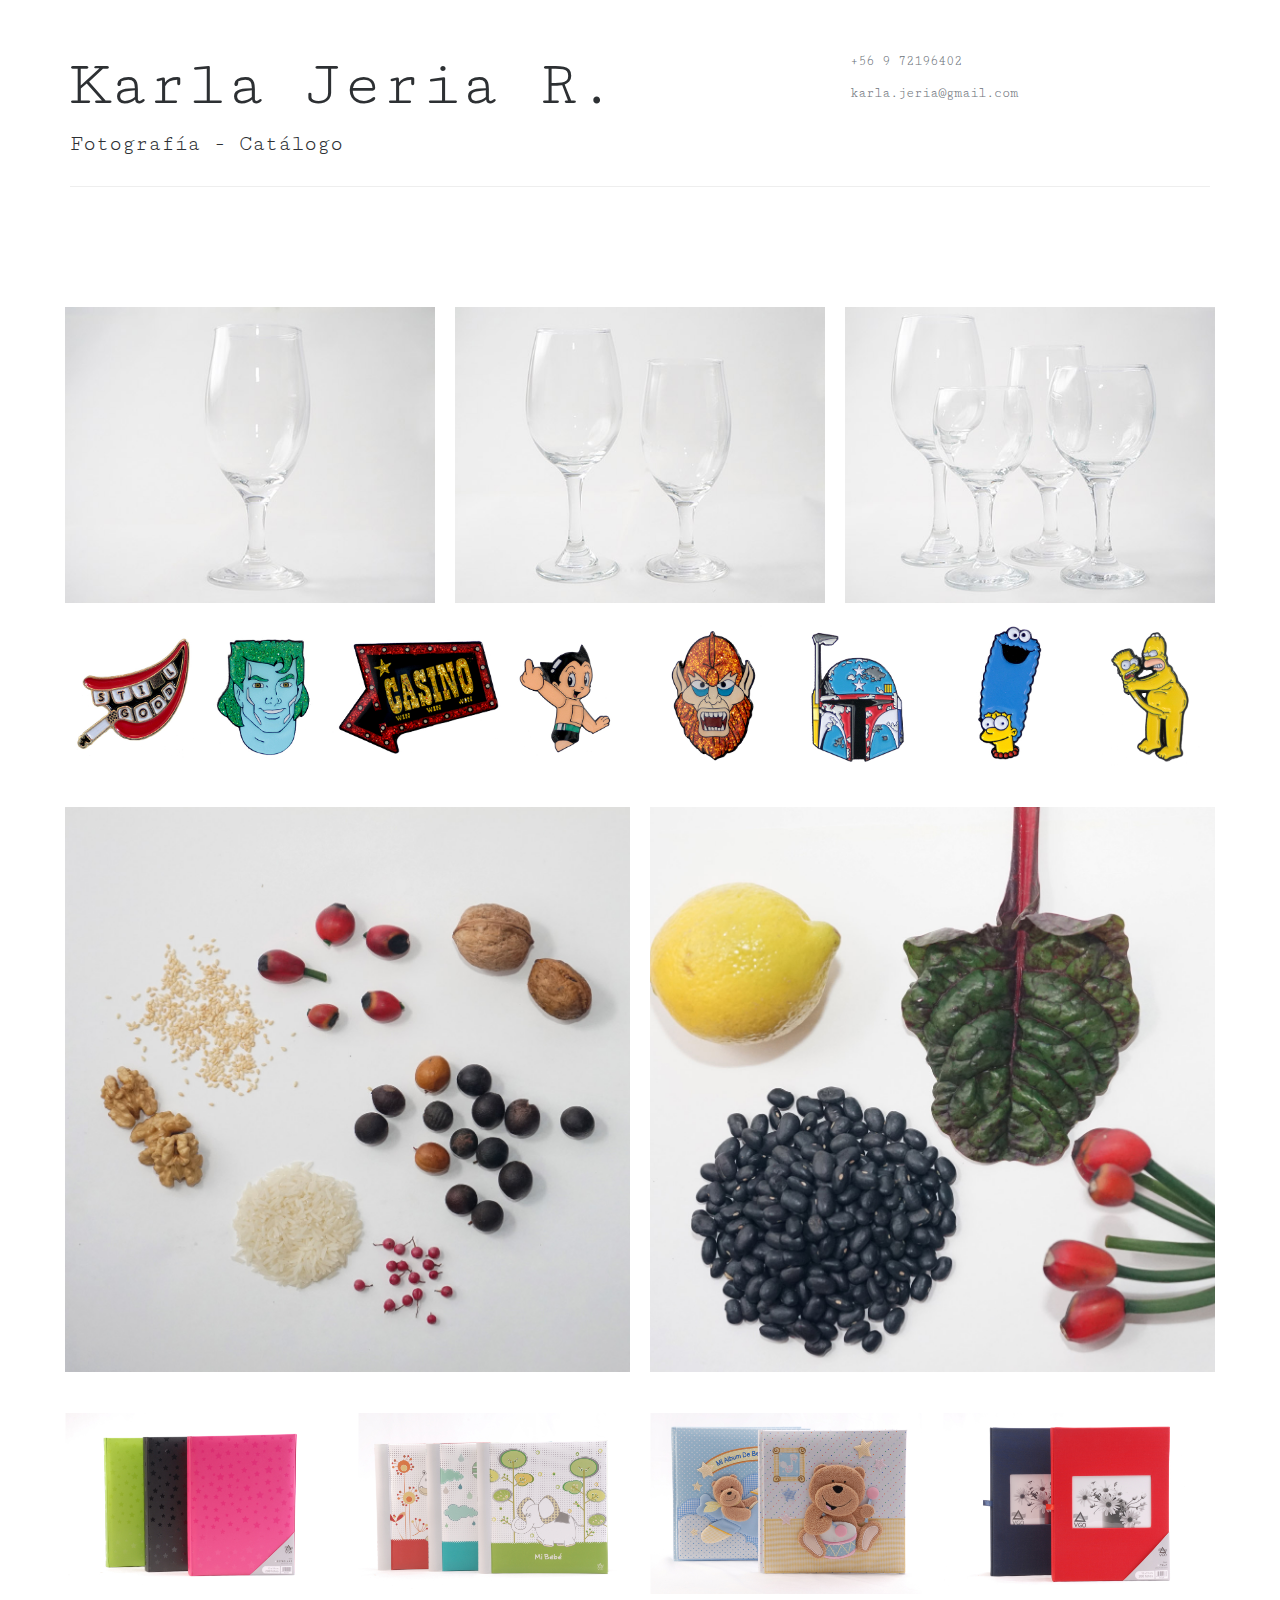
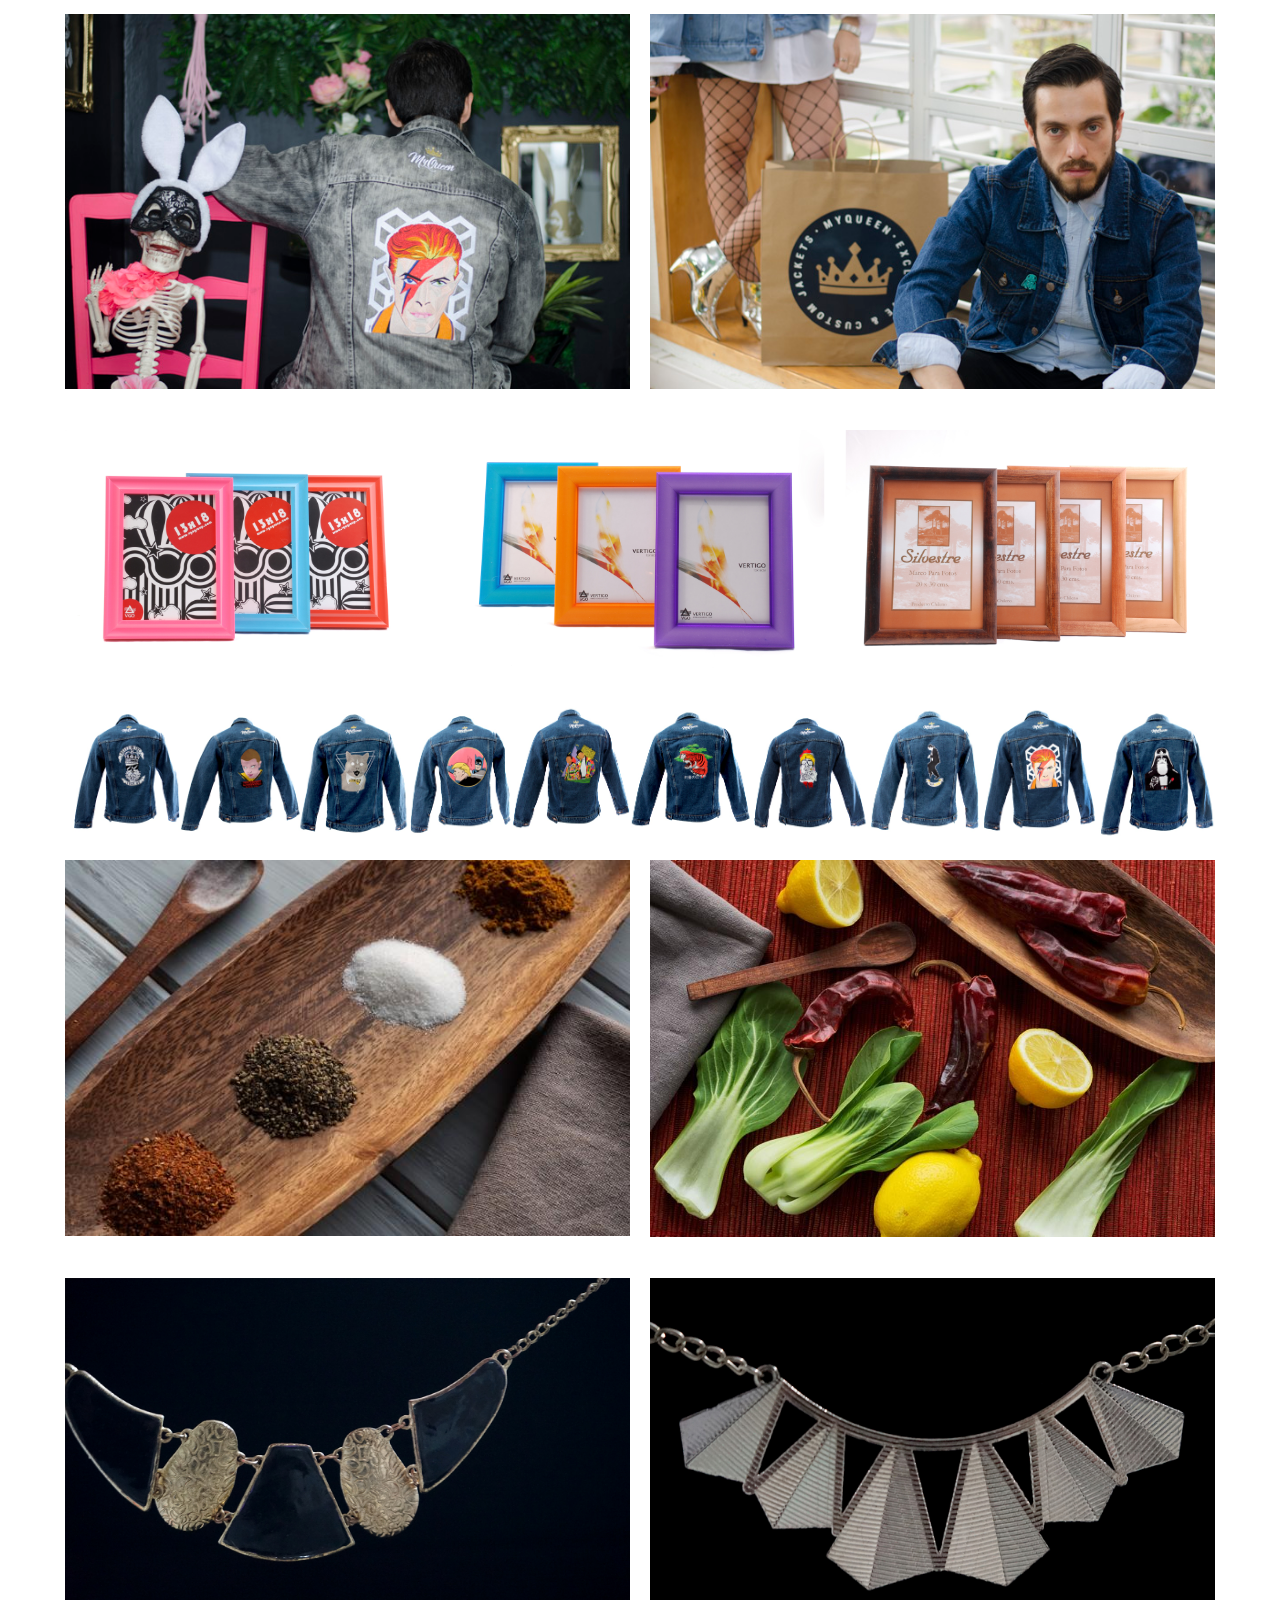
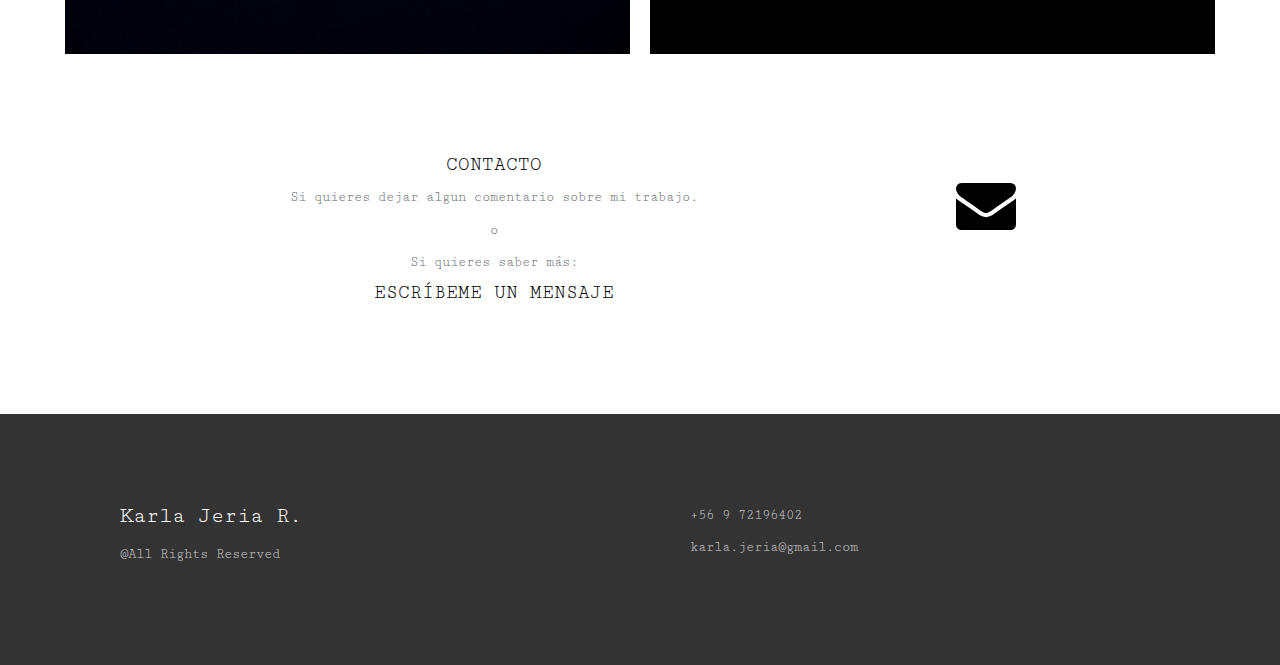
<file: index.html>
<!doctype html>

<html class="no-js" lang="">
<head>
<meta charset="utf-8">
<meta name="description" content="">
<meta name="viewport" content="width=device-width, initial-scale=1">
<title>Karla Jeria R / Fotógrafa</title>
<link rel="stylesheet" href="css/bootstrap.min.css">
<link rel="stylesheet" href="css/flexslider.css">
<link rel="stylesheet" href="css/jquery.fancybox.css">
<link rel="stylesheet" href="css/main.css">
<link rel="stylesheet" href="css/responsive.css">
<link rel="stylesheet" href="css/animate.min.css">
<link rel="stylesheet" href="css/font-icon.css">
<link rel="stylesheet" href="https://maxcdn.bootstrapcdn.com/font-awesome/4.4.0/css/font-awesome.min.css">
<link rel="stylesheet" href="https://cdnjs.cloudflare.com/ajax/libs/font-awesome/4.7.0/css/font-awesome.min.css">
</head>
<body>
<!-- header top section -->


<section>
  <div class="container">
    <div class="row">
      <div class="col-md-8 col-sm-8 ">
        <div class="hero-content">
          <h1 style="padding-top: 30px">Karla Jeria R.</h1>
             <h4>Fotografía - Catálogo</h4>
        </div>
      </div>
      <div class="col-md-4 right" style="margin-top: 50px;">
         <a href="https://wa.me/<+56972196402>" target="_blank"><p>+56 9 72196402</p>
         <a href="mailto:karla.jeria@gmail.com"><p>karla.jeria@gmail.com</p></a>
      </div>
    </div>
  </div>
</section>

<!-- portafolio grid  -->
<section id="portfolio">
  <div class="container">
    <div class="row">
      <div class="col-lg-12 text-center">
        <hr class="section">
      </div>
    </div>
    <div class="row">
      <div class="col-sm-4 portfolio-item"> <a href="work-details.html" class="portfolio-link">
        <div class="caption">
          <div class="caption-content">
            <h3>Catálogo Vidrios</h3>
            <h4>2018</h4>
          </div>
        </div>
        <img src="images/portfolio/vidrio5.jpg" class="img-responsive" alt=""> </a> </div>
      <div class="col-sm-4 portfolio-item"> <a href="work-details.html" class="portfolio-link">
        <div class="caption">
          <div class="caption-content">
            <h3>Catálogo Vidrios</h3>
            <h4>2018</h4>
          </div>
        </div>
        <img src="images/portfolio/vidrio4.jpg" class="img-responsive" alt=""> </a> </div>
      <div class="col-sm-4 portfolio-item"> <a href="work-details.html" class="portfolio-link">
        <div class="caption">
          <div class="caption-content">
            <h3>Catálogo Vidrios</h3>
            <h4>2018</h4>
          </div>
        </div>
        <img src="images/portfolio/vidrio1.jpg" class="img-responsive" alt=""> </a> </div>
     </div>

     <!--segunda corrida-->

      <div class="row">
      <div class="col-sm-6 portfolio-item"> <a href="work-details.html" class="portfolio-link">
        <div class="caption">
          <div class="caption-content">
             <h3>Moda / Accesorios - pines</h3>
            <h4>My Queen - 2017</h4>
          </div>
        </div>
        <img src="images/portfolio/pin2.jpg" class="img-responsive" alt=""> </a> </div>
      <div class="col-sm-6 portfolio-item"> <a href="work-details.html" class="portfolio-link">
        <div class="caption">
          <div class="caption-content">
            <h3>Moda / Accesorios - pines</h3>
            <h4>My Queen - 2017</h4>
          </div>
        </div>
        <img src="images/portfolio/pin3.jpg" class="img-responsive" alt=""> </a> </div>
        <div class="col-sm-6 portfolio-item"> <a href="work-details.html" class="portfolio-link"> </a></div>
 
       </div>
     <!--3 corrida-->

      <div class="row">

      <div class="col-sm-6 portfolio-item"> <a href="work-details.html" class="portfolio-link">
        <div class="caption">
          <div class="caption-content">
             <h3>Blog / Comida Sana</h3>
             <h4>2018</h4>
          </div>
        </div>
        <img src="images/portfolio/comida3.jpg" class="img-responsive" alt=""> </a> </div>

      <div class="col-sm-6 portfolio-item"> <a href="work-details.html" class="portfolio-link">
        <div class="caption">
          <div class="caption-content">
             <h3>Blog / Comida Sana</h3>
             <h4>2018</h4>
          </div>
        </div>
        <img src="images/portfolio/comida8.jpg" class="img-responsive" alt=""> </a> </div>
        <div class="col-sm-6 portfolio-item"> <a href="work-details.html" class="portfolio-link"></a></div>
 
     </div>
        <!--4 corrida-->

        <div class="row">
      <div class="col-sm-3 portfolio-item"> <a href="work-details.html" class="portfolio-link">
        <div class="caption">
          <div class="caption-content">
            <h3>Catálogo Álbumes</h3>
            <h4>2014</h4>
          </div>
        </div>
        <img src="images/portfolio/album1.jpg" class="img-responsive" alt=""> </a> </div>
      <div class="col-sm-3 portfolio-item"> <a href="work-details.html" class="portfolio-link">
        <div class="caption">
          <div class="caption-content">
             <h3>Catálogo Álbumes</h3>
            <h4>2014</h4>
          </div>
        </div>
        <img src="images/portfolio/album2.jpg" class="img-responsive" alt=""> </a> </div>
      <div class="col-sm-3 portfolio-item"> <a href="work-details.html" class="portfolio-link">
        <div class="caption">
          <div class="caption-content">
            <h3>Catálogo Álbumes</h3>
            <h4>2014</h4>
          </div>
        </div>
        <img src="images/portfolio/album4.jpg" class="img-responsive" alt=""> </a> </div>
        <div class="col-sm-3 portfolio-item"> <a href="work-details.html" class="portfolio-link">
        <div class="caption">
          <div class="caption-content">
            <h3>Catálogo Álbumes</h3>
            <h4>2014</h4>
          </div>
        </div>
        <img src="images/portfolio/album3.jpg" class="img-responsive" alt=""> </a> </div>
     </div>
       <!--5 corrida-->

      <div class="row">

      <div class="col-sm-6 portfolio-item"> <a href="work-details.html" class="portfolio-link">
        <div class="caption">
          <div class="caption-content">
             <h3>Moda / My Queen</h3>
             <h4>2017</h4>
          </div>
        </div>
        <img src="images/portfolio/chaqueta2.jpg" class="img-responsive" alt=""> </a> </div>

      <div class="col-sm-6 portfolio-item"> <a href="work-details.html" class="portfolio-link">
        <div class="caption">
          <div class="caption-content">
             <h3>Moda / My Queen</h3>
             <h4>2017</h4>
          </div>
        </div>
        <img src="images/portfolio/chaqueta6.jpg" class="img-responsive" alt=""> </a> </div>
        <div class="col-sm-6 portfolio-item"> <a href="work-details.html" class="portfolio-link"></a></div>
 
     </div>
     <!--6 corrida-->

      <div class="row">

      <div class="col-sm-4  portfolio-item"> <a href="work-details.html" class="portfolio-link">
        <div class="caption">
          <div class="caption-content">
             <h3>Catálogo Marcos</h3>
            <h4>2014</h4>
          </div>
        </div>
        <img src="images/portfolio/marco2.jpg" class="img-responsive" alt=""> </a> </div>

     

      <div class="col-sm-4  portfolio-item"> <a href="work-details.html" class="portfolio-link">
        <div class="caption">
          <div class="caption-content">
             <h3>Catálogo Marcos</h3>
            <h4>2014</h4>
          </div>
        </div>
        <img src="images/portfolio/marco1.jpg" class="img-responsive" alt=""> </a> </div>

         <div class="col-sm-4  portfolio-item"> <a href="work-details.html" class="portfolio-link">
        <div class="caption">
          <div class="caption-content">
             <h3>Catálogo Marcos</h3>
            <h4>2014</h4>
          </div>
        </div>
        <img src="images/portfolio/marco4.jpg" class="img-responsive" alt=""> </a> </div>
     </div>
       <!--7 corrida-->

      <div class="row">

      <div class="col-sm-12  portfolio-item"> <a href="work-details.html" class="portfolio-link">
        <div class="caption">
          <div class="caption-content">
             <h3>Catálogo My queen</h3>
            <h4>2017</h4>
          </div>
        </div>
        <img src="images/portfolio/chaqueta5.jpg" class="img-responsive" alt=""> </a> </div>
</div>

   <!--3 corrida-->

      <div class="row">

      <div class="col-sm-6 portfolio-item"> <a href="work-details.html" class="portfolio-link">
        <div class="caption">
          <div class="caption-content">
             <h3>Blog / Comida Sana</h3>
             <h4>2018</h4>
          </div>
        </div>
        <img src="images/portfolio/comida5.jpg" class="img-responsive" alt=""> </a> </div>

      <div class="col-sm-6 portfolio-item"> <a href="work-details.html" class="portfolio-link">
        <div class="caption">
          <div class="caption-content">
             <h3>Blog / Comida Sana</h3>
             <h4>2018</h4>
          </div>
        </div>
        <img src="images/portfolio/comida4.jpg" class="img-responsive" alt=""> </a> </div>
        <div class="col-sm-6 portfolio-item"> <a href="work-details.html" class="portfolio-link"></a></div>
 
     </div>

     <!----------------->

     	    <div class="row">

      <div class="col-sm-6 portfolio-item"> <a href="work-details.html" class="portfolio-link">
        <div class="caption">
          <div class="caption-content">
             <h3>Accesorios / Tienda Garbo </h3>
             <h4>2015</h4>
          </div>
        </div>
        <img src="images/img/garbo1.jpg" class="img-responsive" alt=""> </a> </div>

      <div class="col-sm-6 portfolio-item"> <a href="work-details.html" class="portfolio-link">
        <div class="caption">
          <div class="caption-content">
             <h3>Accesorios / Tienda Garbo </h3>
             <h4>2015</h4>
          </div>
        </div>
        <img src="images/img/garbo3.jpg" class="img-responsive" alt=""> </a> </div>
        <div class="col-sm-6 portfolio-item"> <a href="work-details.html" class="portfolio-link"></a></div>
 
     </div>





  </div>
</section>
<!-- portfolio grid section --> 
<!-- service section -->
<section id="service" class="service section">
  <div class="container">
    <div class="row">
      <div class="col-md-9" style="text-align: center;">
         <h4>Contacto</h4>
        <p>Si quieres dejar algun comentario sobre mi trabajo.</p>
        <p>o</p>
        <p>Si quieres saber más:</p>
        <h4>Escríbeme un mensaje</h4>

      </div>
      <div class="col-md-3">
      
          <div class="service-content">
           ><a href="mailto:karla.jeria@gmail.com"><i class="fa fa-envelope" style="font-size:60px; color: #000;"></i></a>
      
        </div>
      </div>
    </div>
  </div>
</section>
<!-- service section --> 
<!-- footer section -->
<footer class="footer">
  <div class="container">
    <div class="col-md-6 left">
      <h4>Karla Jeria R.</h4>
      <p>@All Rights Reserved<br>
    </div>
    <div class="col-md-6 right">
         <a href="https://wa.me/<+56972196402>" target="_blank"><p>+56 9 72196402</p>
         <a href="mailto:karla.jeria@gmail.com"><p>karla.jeria@gmail.com</p></a> 
    </div>
  </div>
</footer>
<!-- footer section --> 

<!-- JS FILES --> 
<script src="https://ajax.googleapis.com/ajax/libs/jquery/1.11.3/jquery.min.js"></script> 
<script src="js/bootstrap.min.js"></script> 
<script src="js/jquery.fancybox.pack.js"></script> 
<script src="js/retina.min.js"></script> 
<script src="js/modernizr.js"></script> 
<script src="js/main.js"></script>
</body>
</html>
</file>
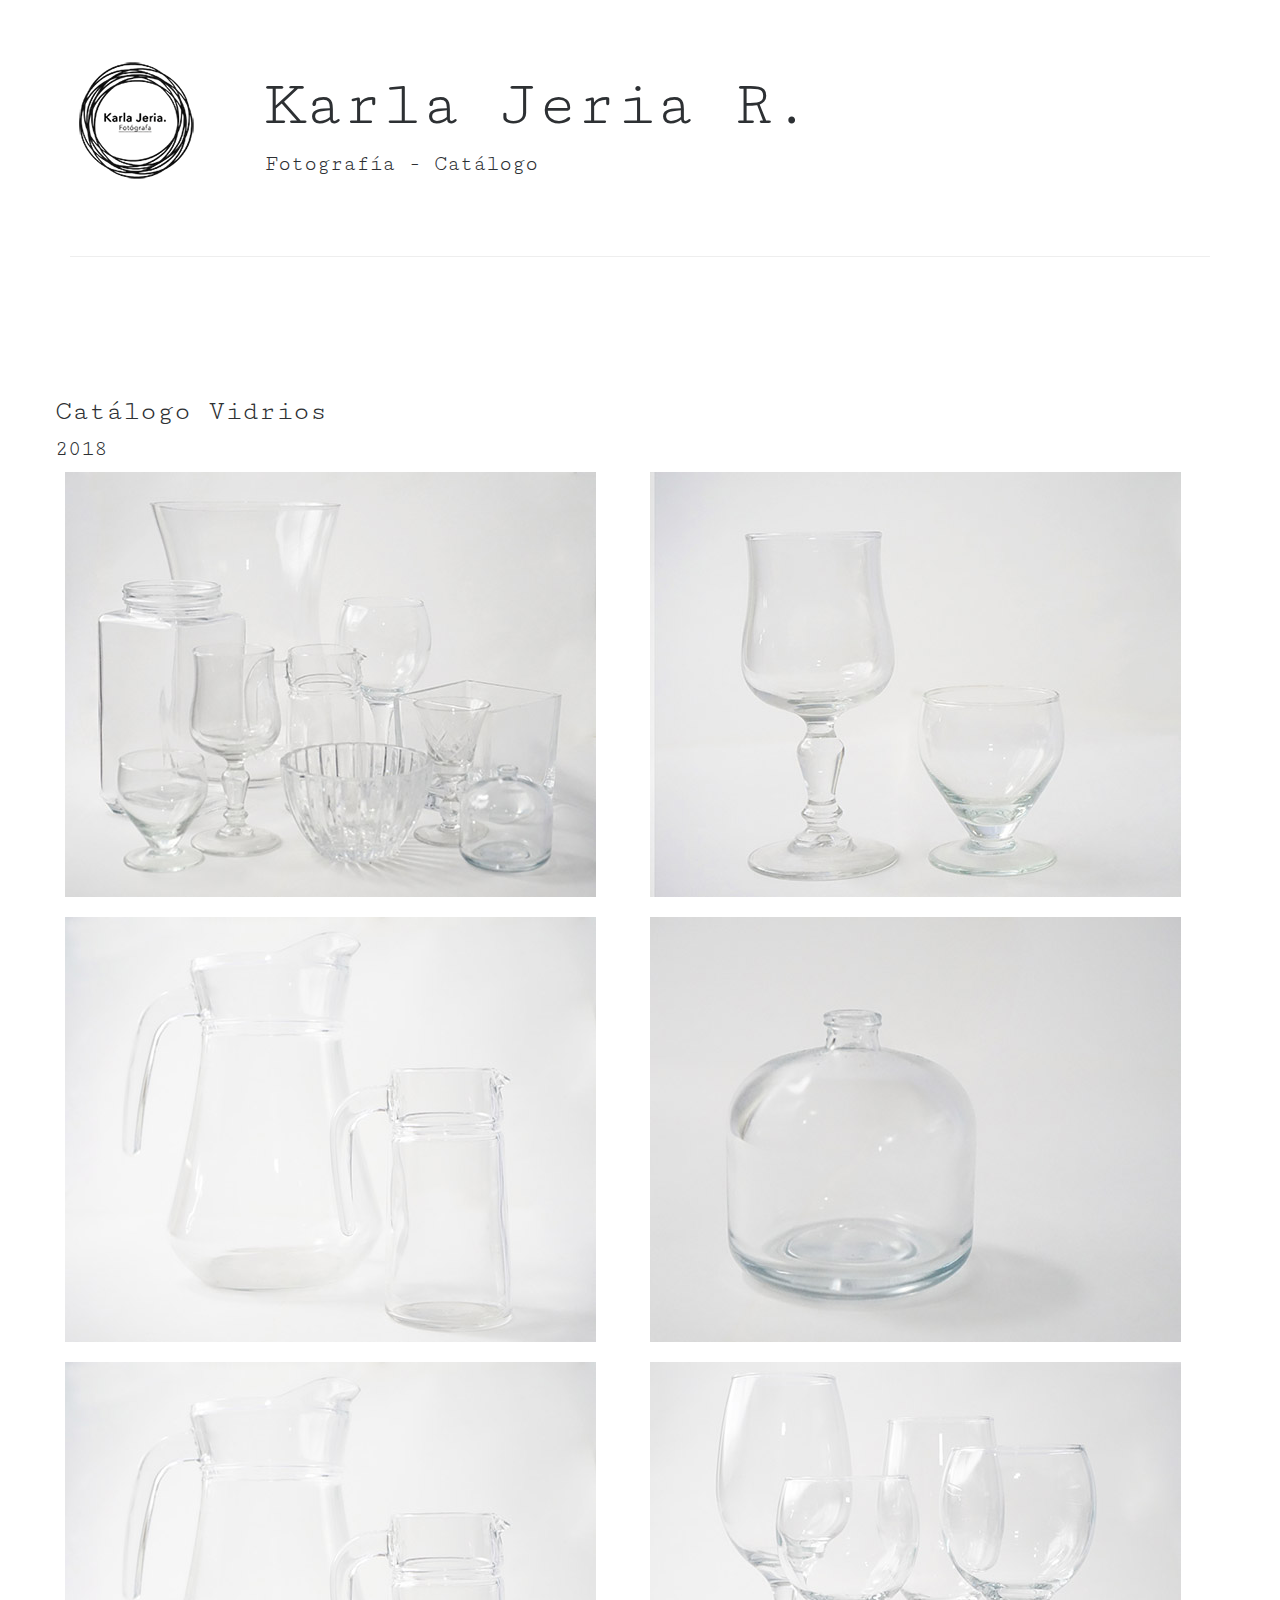
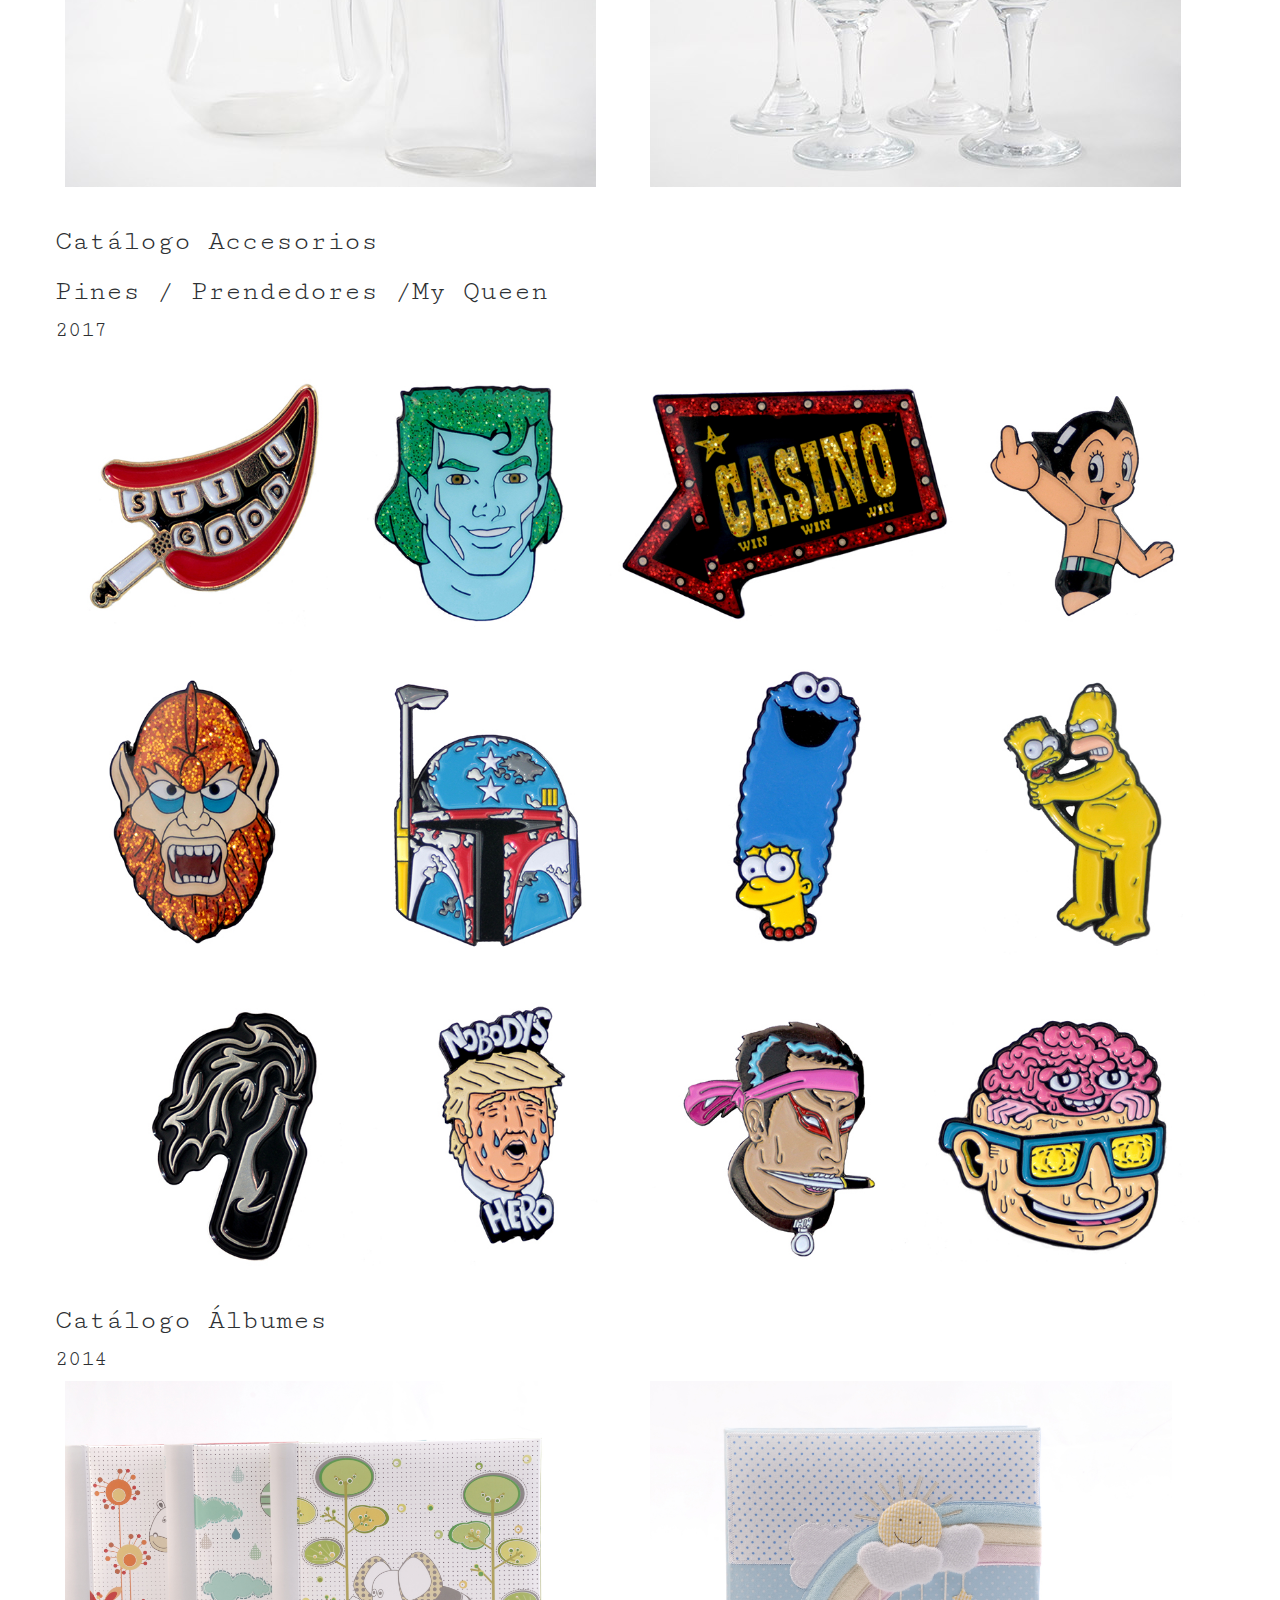
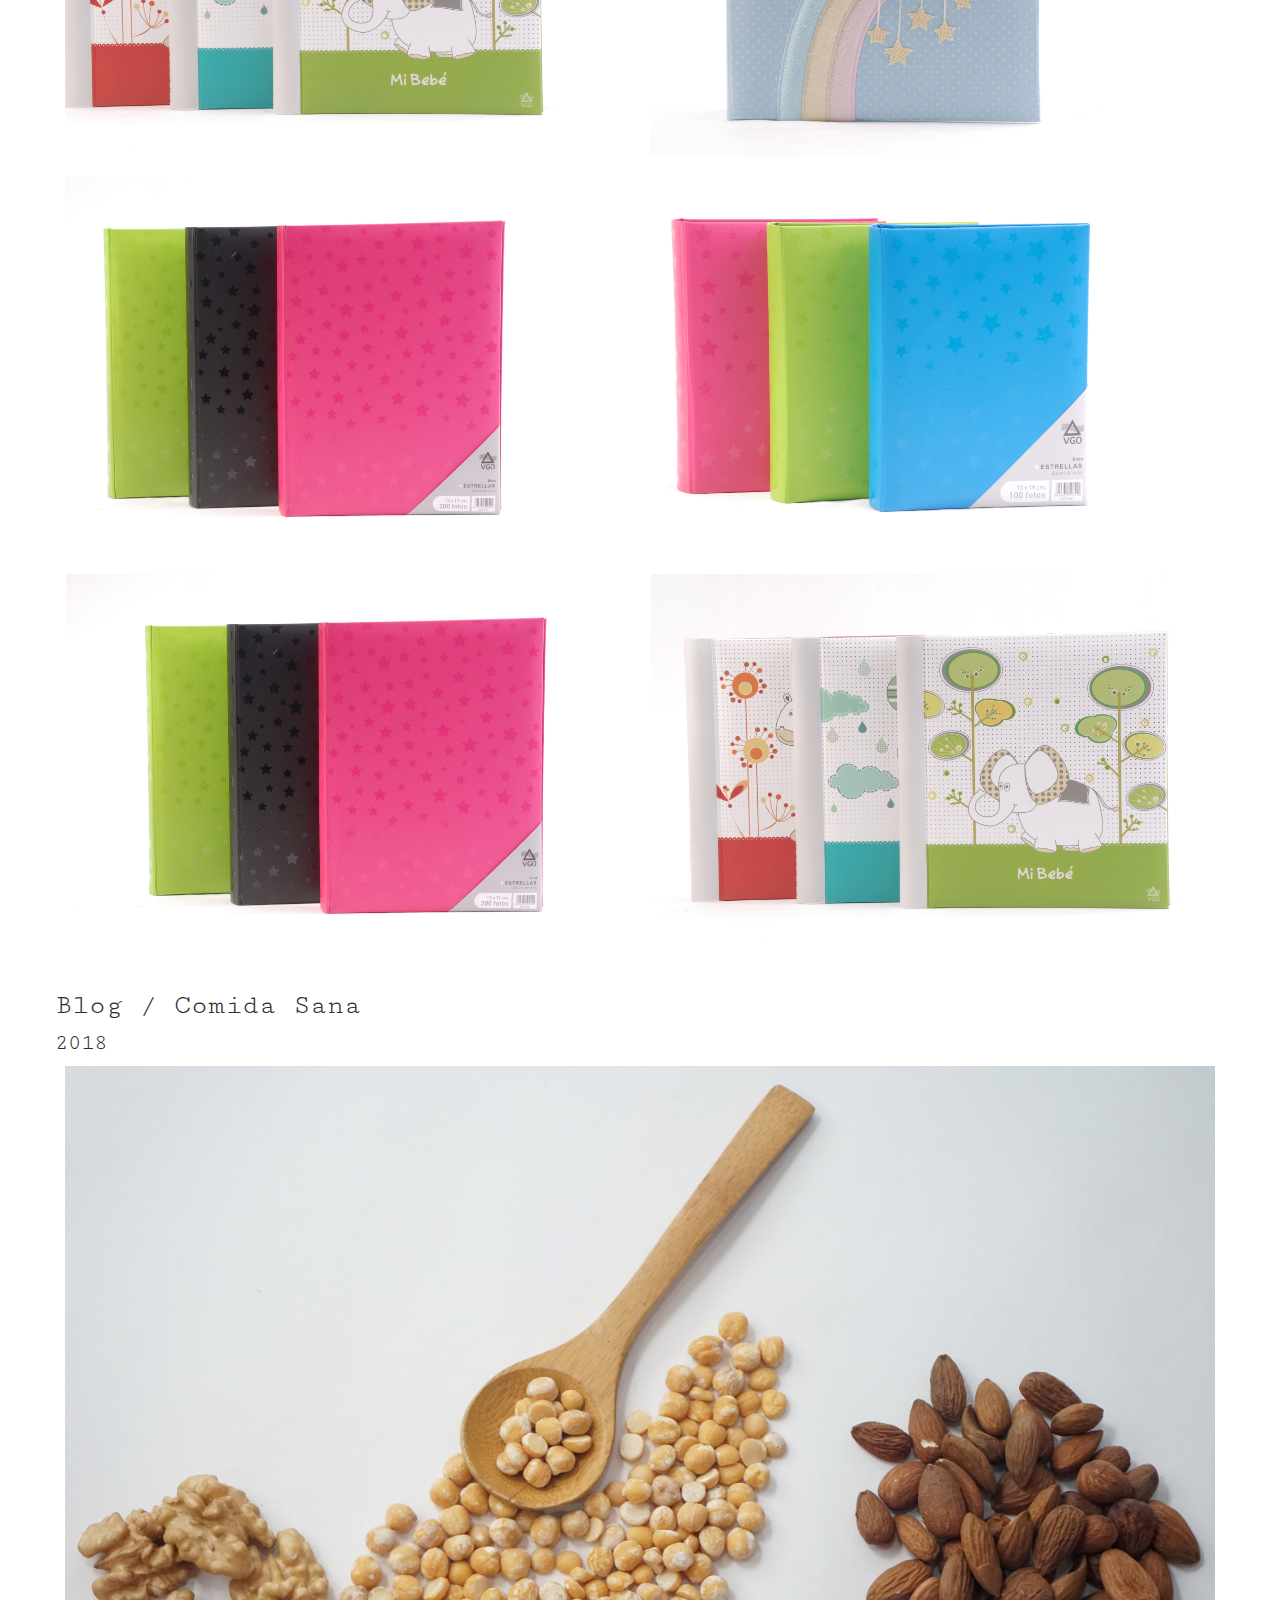
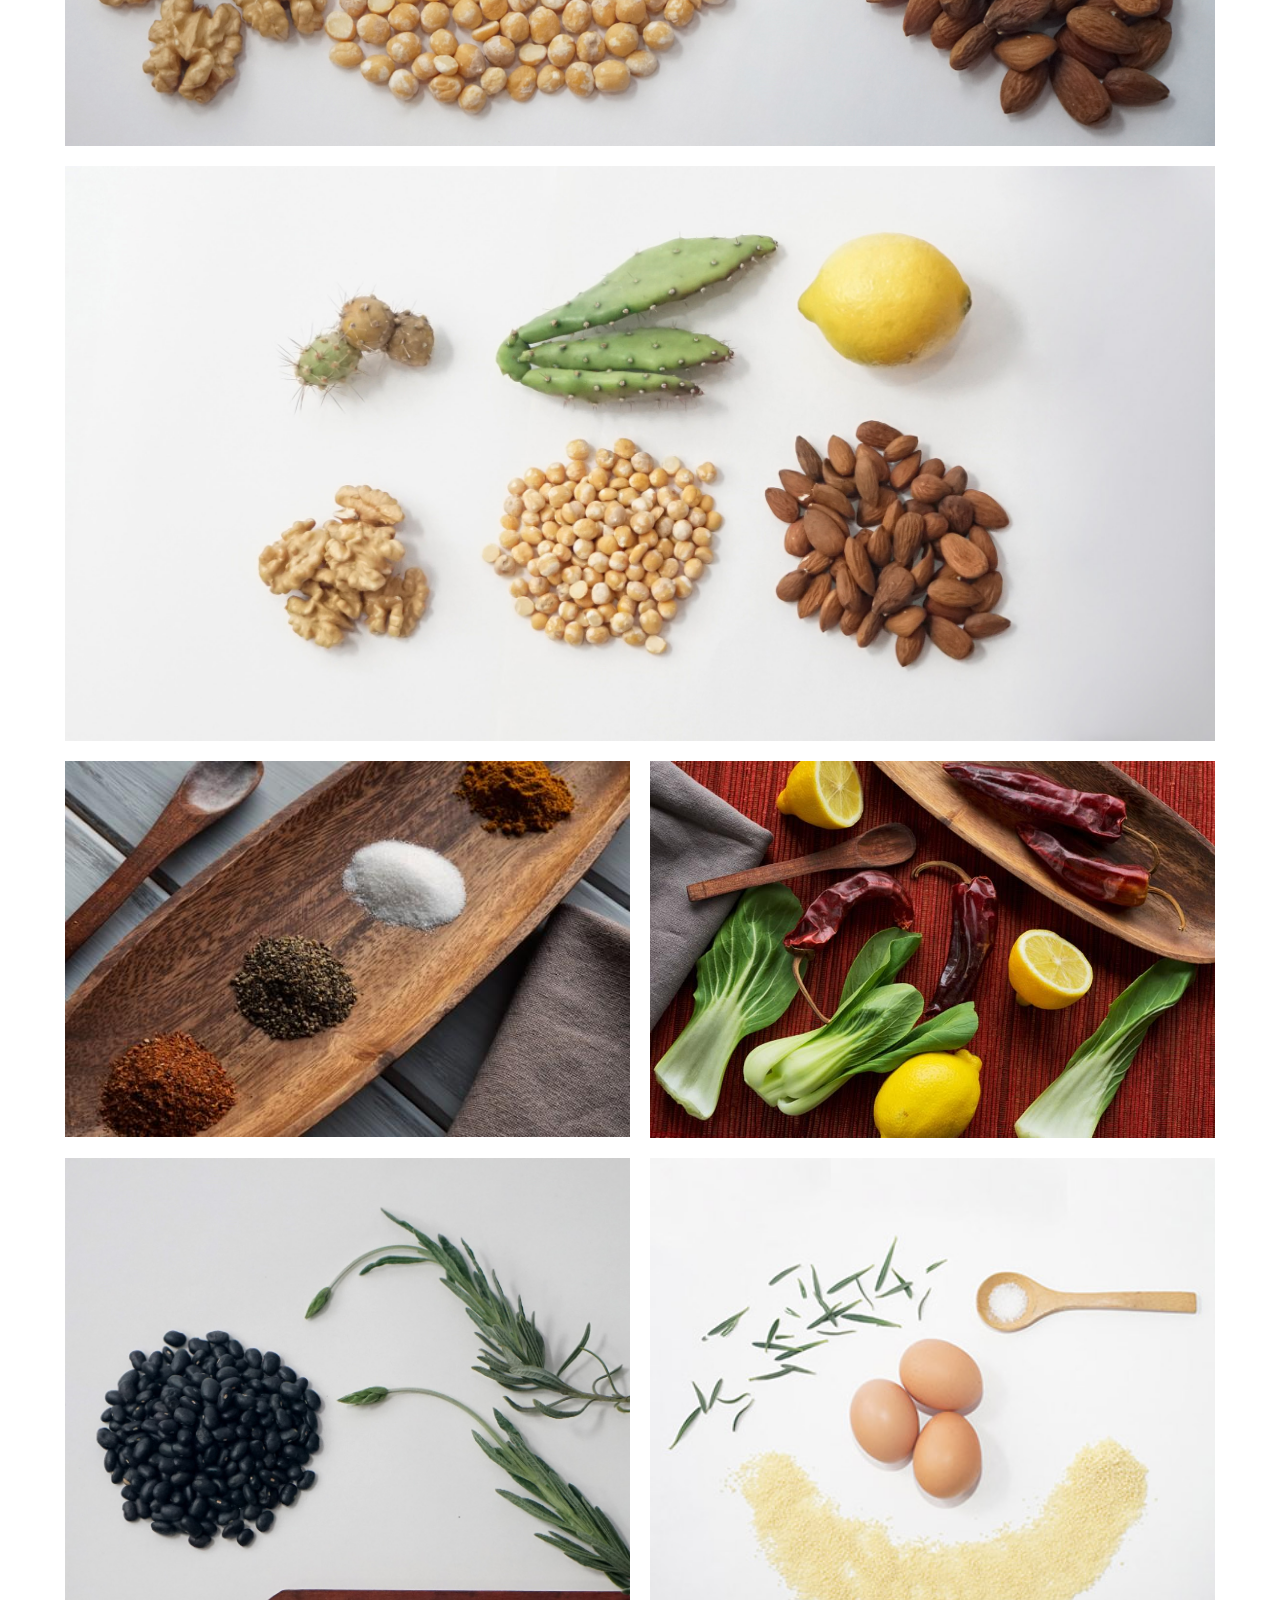
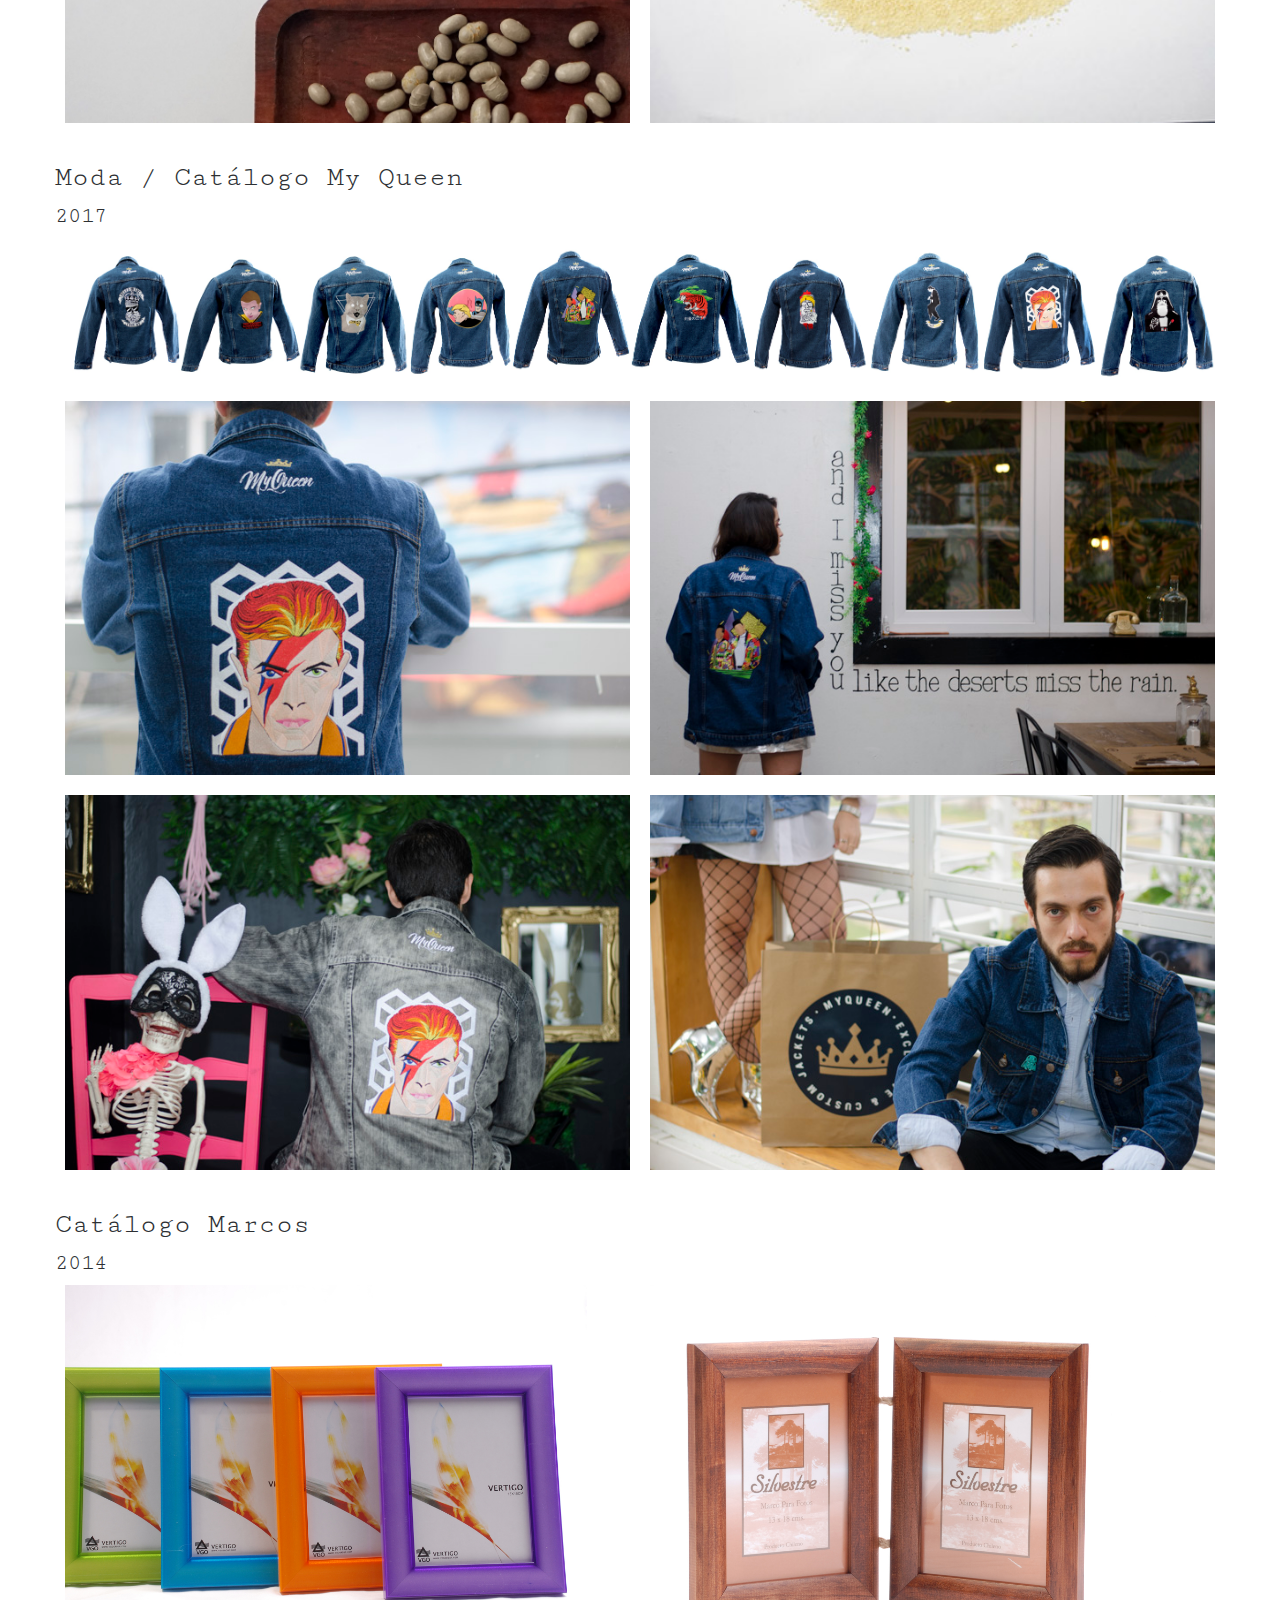
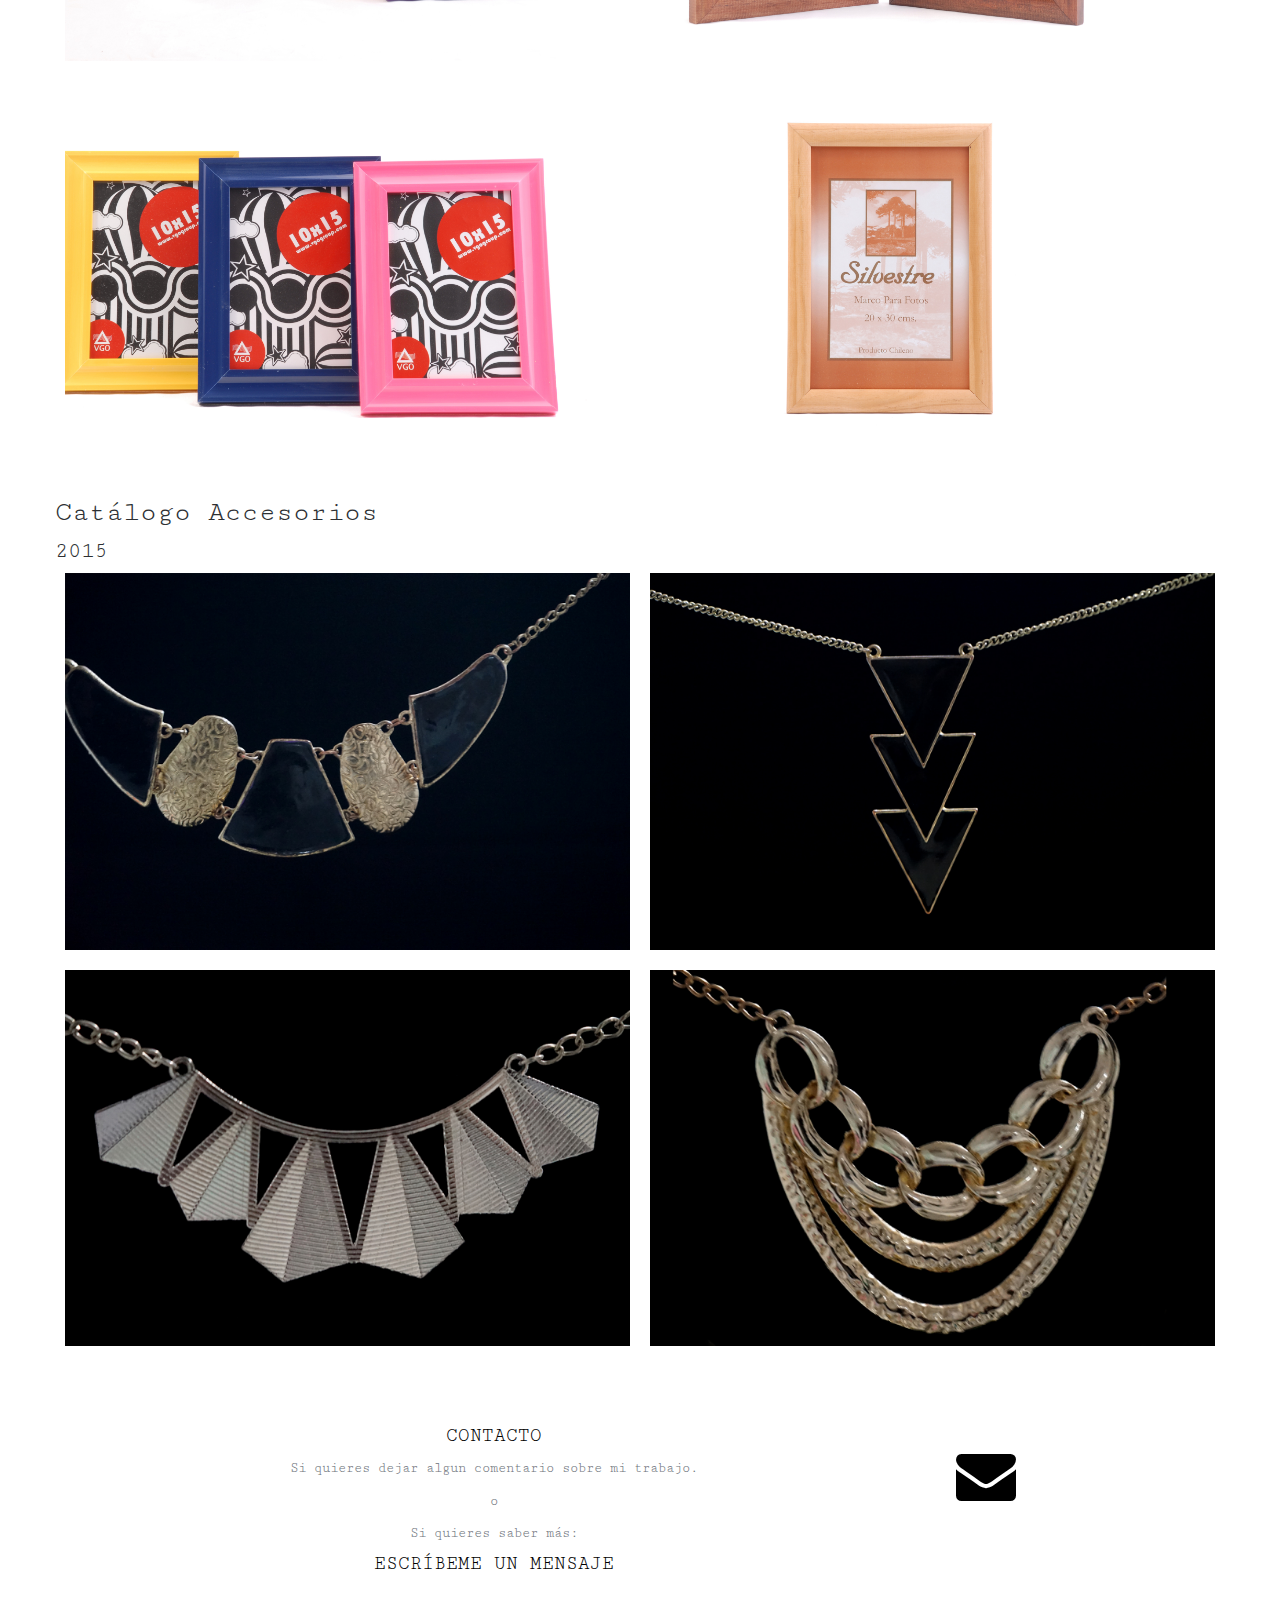
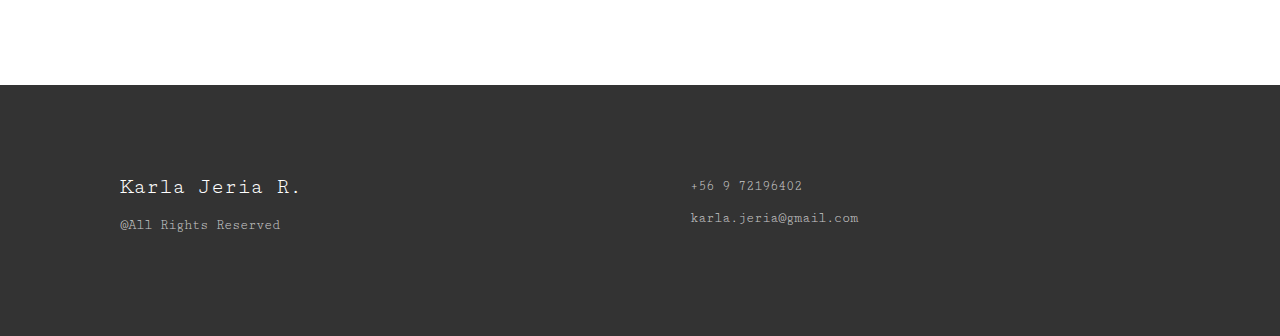
<file: work-details.html>
<!doctype html>
<!--[if lt IE 7]>      <html class="no-js lt-ie9 lt-ie8 lt-ie7" lang=""> <![endif]-->
<!--[if IE 7]>         <html class="no-js lt-ie9 lt-ie8" lang=""> <![endif]-->
<!--[if IE 8]>         <html class="no-js lt-ie9" lang=""> <![endif]-->
<!--[if gt IE 8]><!-->
<html class="no-js" lang="">
<!--<![endif]-->
<head>
<meta charset="utf-8">
<meta name="description" content="">
<meta name="viewport" content="width=device-width, initial-scale=1">
<title>Karla Jeria R / Fotógrafa</title>
<link rel="stylesheet" href="css/bootstrap.min.css">
<link rel="stylesheet" href="css/flexslider.css">
<link rel="stylesheet" href="css/jquery.fancybox.css">
<link rel="stylesheet" href="css/main.css">
<link rel="stylesheet" href="css/responsive.css">
<link rel="stylesheet" href="css/animate.min.css">
<link rel="stylesheet" href="css/font-icon.css">
<link rel="stylesheet" href="https://maxcdn.bootstrapcdn.com/font-awesome/4.4.0/css/font-awesome.min.css">
<link rel="stylesheet" href="https://cdnjs.cloudflare.com/ajax/libs/font-awesome/4.7.0/css/font-awesome.min.css">
</head>
<body>
<!-- header top section -->


<section id="hero" class="section ">
  <div class="container">
    <div class="row">
       <div class="col-md-2 col-sm-2 logo ">
          <a class="logo" href="index.html"><img src="images/logo.png" alt=""></a>
        </div>
      <div class="col-md-8 col-sm-8 ">
        <div class="hero-content">
          <h1 >Karla Jeria R.</h1>
             <h4>Fotografía - Catálogo</h4>
        </div>
      </div>
      </div>
     
    </div>
  </div>
</section>

<!-- portafolio grid  -->
<section id="portfolio">
  <div class="container">
    <div class="row">
      <div class="col-lg-12 text-center">
        <hr class="section">
      </div>
    </div>
    <div class="row">
          <h3>Catálogo Vidrios</h3>
            <h4>2018</h4> 
      <div class="col-sm-6 portfolio-item"> 
         
        <img src="images/img/vidrio9.jpg" class="img-responsive zoom" alt=""> </div>
        <div class="col-sm-6 portfolio-item"> 
         
        <img src="images/img/vidrio2.jpg" class="img-responsive zoom" alt=""> </div>
        <div class="col-sm-6 portfolio-item"> 
         
        <img src="images/img/vidrio8.jpg" class="img-responsive zoom" alt=""> </div>
        <div class="col-sm-6 portfolio-item"> 
         
        <img src="images/img/vidrio6.jpg" class="img-responsive zoom" alt=""> </div>
        <div class="col-sm-6 portfolio-item"> 
         
        <img src="images/img/vidrio8.jpg" class="img-responsive zoom" alt=""> </div>
        <div class="col-sm-6 portfolio-item"> 
         
        <img src="images/img/vidrio1.jpg" class="img-responsive zoom" alt=""> </div>
    </div>
     <!--segunda corrida-->

    <div class="row">
          <h3>Catálogo Accesorios</h3>
          <h3>Pines / Prendedores /My Queen</h3>
            <h4>2017</h4> 
      <div class="col-sm-12 portfolio-item"> 
        <img src="images/img/pin2.jpg" class="img-responsive" alt=""> </div>

        <div class="col-sm-12 portfolio-item"> 
        <img src="images/img/pin3.jpg" class="img-responsive" alt=""> </div>

        <div class="col-sm-12 portfolio-item"> 
        <img src="images/img/pin1.jpg" class="img-responsive" alt=""> </div>
       
    </div>
     <!--3 corrida-->
      <div class="row">
          <h3>Catálogo Álbumes</h3>
            <h4>2014</h4> 
      <div class="col-sm-6 portfolio-item"> 
         
        <img src="images/img/album1.jpg" class="img-responsive" alt=""> </div>
        <div class="col-sm-6 portfolio-item"> 
         
        <img src="images/img/album3.jpg" class="img-responsive" alt=""> </div>
        <div class="col-sm-6 portfolio-item"> 
  
        <img src="images/img/album7.jpg" class="img-responsive" alt=""> </div>
        <div class="col-sm-6 portfolio-item"> 
         
        <img src="images/img/album5.jpg" class="img-responsive" alt=""> </div>
        <div class="col-sm-6 portfolio-item">
        <img src="images/portfolio/album1.jpg" class="img-responsive" alt=""></div>
        <div class="col-sm-6 portfolio-item">
        <img src="images/portfolio/album2.jpg" class="img-responsive" alt=""></div>
        
    </div>
      <!--3 corrida-->
      <div class="row">
           <h3>Blog / Comida Sana</h3>
           <h4>2018</h4>
      <div class="col-sm-12 portfolio-item"> 
         
        <img src="images/portfolio/comida6.jpg" class="img-responsive" alt="">  </div>
        <div class="col-sm-12 portfolio-item"> 
         
        <img src="images/portfolio/comida9.jpg" class="img-responsive" alt="">  </div>
        <div class="col-sm-6 portfolio-item"> 
  
        <img src="images/portfolio/comida5.jpg" class="img-responsive" alt="">  </div>
        <div class="col-sm-6 portfolio-item"> 
         
        <img src="images/portfolio/comida4.jpg" class="img-responsive" alt=""> </div>
        <div class="col-sm-6 portfolio-item">
        <img src="images/portfolio/comida7.jpg" class="img-responsive" alt=""></div>
        <div class="col-sm-6 portfolio-item">
         <img style="width: 100%" src="images/portfolio/comida1.jpg" class="img-responsive" alt=""></div>
        
    </div>
     <div class="row">
           <h3>Moda / Catálogo My Queen</h3>
           <h4>2017</h4>
      <div class="col-sm-12 portfolio-item"> 
        <img src="images/portfolio/chaqueta5.jpg" class="img-responsive" alt=""> 
      </div>
        <div class="col-sm-6 portfolio-item"> 
        <img src="images/portfolio/moda2.jpg" class="img-responsive" alt="">  
      </div>
        <div class="col-sm-6 portfolio-item"> 
        <img src="images/portfolio/chaqueta4.jpg" class="img-responsive" alt="">  
      </div>
        <div class="col-sm-6 portfolio-item"> 
        <img src="images/portfolio/chaqueta2.jpg" class="img-responsive" alt=""> 
      </div>
        <div class="col-sm-6 portfolio-item">
        <img src="images/portfolio/chaqueta6.jpg" class="img-responsive" alt="">
      </div>
    </div>
 <div class="row">
          <h3>Catálogo Marcos</h3>
            <h4>2014</h4> 
      <div class="col-sm-6 portfolio-item"> 
         
        <img src="images/img/marco1.jpg" class="img-responsive" alt=""> </div>
        <div class="col-sm-6 portfolio-item"> 
        <img src="images/img/marco2.jpg" class="img-responsive" alt=""> </div>
        <div class="col-sm-6 portfolio-item"> 
        <img src="images/img/marco5.jpg" class="img-responsive" alt=""> </div>
        <div class="col-sm-6 portfolio-item"> 
        <img src="images/img/marco7.jpg" class="img-responsive" alt=""> </div>
  </div>
   <div class="row">
          <h3>Catálogo Accesorios</h3>
            <h4>2015</h4> 
      <div class="col-sm-6 portfolio-item"> 
         
        <img src="images/img/garbo1.jpg" class="img-responsive" alt=""> </div>
        <div class="col-sm-6 portfolio-item"> 
        <img src="images/img/garbo2.jpg" class="img-responsive" alt=""> </div>
        <div class="col-sm-6 portfolio-item"> 
        <img src="images/img/garbo3.jpg" class="img-responsive" alt=""> </div>
        <div class="col-sm-6 portfolio-item"> 
        <img src="images/img/garbo4.jpg" class="img-responsive" alt=""> </div>
  </div>
        
    </div>


  </div>
</section>
<!-- portfolio grid section --> 
<!-- service section -->
<section id="service" class="service section">
  <div class="container">
    <div class="row">
      <div class="col-md-9" style="text-align: center;">
         <h4>Contacto</h4>
        <p>Si quieres dejar algun comentario sobre mi trabajo.</p>
        <p>o</p>
        <p>Si quieres saber más:</p>
        <h4>Escríbeme un mensaje</h4>

      </div>
      <div class="col-md-3">
      
          <div class="service-content">
           ><a href="mainlto:karla.jeria@gmail.com"><i class="fa fa-envelope" style="font-size:60px; color: #000;"></i></a>
      
        </div>
      </div>
    </div>
  </div>
</section>
<!-- service section --> 
<!-- footer section -->
<footer class="footer">
  <div class="container">
    <div class="col-md-6 left">
      <h4>Karla Jeria R.</h4>
      <p>@All Rights Reserved<br>
    </div>
    <div class="col-md-6 right">
         <a href="https://wa.me/<+56972196402>"><p>+56 9 72196402</p>
         <a href="mainlto:karla.jeria@gmail.com"><p>karla.jeria@gmail.com</p></a>
    </div>
  </div>
</footer>
<!-- footer section --> 

<!-- JS FILES --> 
<script src="https://ajax.googleapis.com/ajax/libs/jquery/1.11.3/jquery.min.js"></script> 
<script src="js/bootstrap.min.js"></script> 
<script src="js/jquery.fancybox.pack.js"></script> 
<script src="js/retina.min.js"></script> 
<script src="js/modernizr.js"></script> 
<script src="js/main.js"></script>
</body>
</html>
</file>
<file: css/main.css>
@import url(http://fonts.googleapis.com/css?family=Cutive%20Mono:400);
p {
	font-size: 14px;
	line-height: 22.4px;
	color: #6c7279;
}
h1 {
	font-size: 65px;
	color: #2d3033;
}
h2 {
	font-size: 40px;
	color: #2d3033;
}
h3 {
	font-size: 28px;
	color: #2d3033;
	font-weight: 300;
}
h4 {
	font-size: 22px;
	color: #2d3033;
	font-weight: 400;
}
h5 {
	font-size: 14px;
	color: #2d3033;
	font-weight: 700;
}
.btn {
	background-color: #333;
	margin: 40px;
	color: #fff;
	font-size: 15px;
	font-weight: 600;
	letter-spacing: 1px;
	border-radius: 0px;
	padding: 3%;
	display: inline-block;
	text-transform: uppercase;
}
.btn:hover, .btn:focus {
	background-color: #000;
	color: #fff;
}
.btn-large {
	padding: 15px 40px;
}
/* ------------------------------------------------------------------------------
	Global Styles
-------------------------------------------------------------------------------*/
a {
	color: #e84545;
}
a:hover, a:focus {
	text-decoration: none;
	-moz-transition: background-color, color, 0.3s;
	-o-transition: background-color, color, 0.3s;
	-webkit-transition: background-color, color, 0.3s;
	transition: background-color, color, 0.3s;
}
body {
	font-family: "Cutive Mono";
	font-weight: 400;
	color: #fff;
}
ul, ol {
	margin: 0;
	padding: 0;
}
ul li {
	list-style: none;
}
.section {
	padding: 50px 0;
}
.no-padding {
	padding: 0;
}
.no-gutter [class*=col-] {
	padding-right: 0;
	padding-left: 0;
}
.extra-padding {
	margin: 60px 0 0 100px;
}
/* ------------------------------------------------------------------------------
	 Header
-------------------------------------------------------------------------------*/
#header {
	position: fixed;
	width: 100%;
	z-index: 999;
}
#header .header-content {
	margin: 0 auto;
	padding: 60px 10%;
	width: 100%;
	-moz-transition: padding 0.3s;
	-o-transition: padding 0.3s;
	-webkit-transition: padding 0.3s;
	transition: padding 0.3s;
}
#header .logo {
	float: left;
}
#header.fixed {
	background-color: rgba(255, 255, 255, 1);
}
#header.fixed .header-content {
	border-bottom: 0;
	padding: 25px 10%;
}
#header.fixed .nav-toggle {
	top: 18px;
}
.navigation.open {
	opacity: 0.9;
	visibility: visible;
	-moz-transition: opacity 0.5s;
	-o-transition: opacity 0.5s;
	-webkit-transition: opacity 0.5s;
	transition: opacity 0.5s;
}
.navigation {
	float: right;
}
.navigation li {
	display: inline-block;
}
.navigation, .navigation a {
	color: rgba(0, 0, 0, 1);
	font-size: 16px;
	margin-left: 40px;
	letter-spacing: -1px;
}
.navigation a:hover, .navigation a.active {
	color: #000;
}
.nav-toggle {
	display: none;
	height: 44px;
	overflow: hidden;
	position: fixed;
	right: 5%;
	text-indent: 100%;
	top: 32px;
	white-space: nowrap;
	width: 44px;
	z-index: 99999;
	-moz-transition: all 0.3s;
	-o-transition: all 0.3s;
	-webkit-transition: all 0.3s;
	transition: all 0.3s;
}
.nav-toggle:before, .nav-toggle:after {
	border-radius: 50%;
	content: "";
	height: 100%;
	left: 0;
	position: absolute;
	top: 0;
	width: 100%;
	-moz-transform: translateZ(0);
	-ms-transform: translateZ(0);
	-webkit-transform: translateZ(0);
	transform: translateZ(0);
	-moz-backface-visibility: hidden;
	-webkit-backface-visibility: hidden;
	backface-visibility: hidden;
	-moz-transition-property: -moz-transform;
	-o-transition-property: -o-transform;
	-webkit-transition-property: -webkit-transform;
	transition-property: transform;
}
.nav-toggle:before {
	background-color: #333;
	-moz-transform: scale(1);
	-ms-transform: scale(1);
	-webkit-transform: scale(1);
	transform: scale(1);
	-moz-transition-duration: 0.3s;
	-o-transition-duration: 0.3s;
	-webkit-transition-duration: 0.3s;
	transition-duration: 0.3s;
}
.nav-toggle:after {
	background-color: #000;
	-moz-transform: scale(0);
	-ms-transform: scale(0);
	-webkit-transform: scale(0);
	transform: scale(0);
	-moz-transition-duration: 0s;
	-o-transition-duration: 0s;
	-webkit-transition-duration: 0s;
	transition-duration: 0s;
}
.nav-toggle span {
	background-color: #fff;
	bottom: auto;
	display: inline-block;
	height: 3px;
	left: 50%;
	position: absolute;
	right: auto;
	top: 50%;
	width: 18px;
	z-index: 10;
	-moz-transform: translateX(-50%) translateY(-50%);
	-ms-transform: translateX(-50%) translateY(-50%);
	-webkit-transform: translateX(-50%) translateY(-50%);
	transform: translateX(-50%) translateY(-50%);
}
.nav-toggle span:before, .nav-toggle span:after {
	background-color: #fff;
	content: "";
	height: 100%;
	position: absolute;
	right: 0;
	top: 0;
	width: 100%;
	-moz-transform: translateZ(0);
	-ms-transform: translateZ(0);
	-webkit-transform: translateZ(0);
	transform: translateZ(0);
	-moz-backface-visibility: hidden;
	-webkit-backface-visibility: hidden;
	backface-visibility: hidden;
	-moz-transition: -moz-transform 0.3s;
	-o-transition: -o-transform 0.3s;
	-webkit-transition: -webkit-transform 0.3s;
	transition: transform 0.3s;
}
.nav-toggle span:before {
	-moz-transform: translateY(-6px) rotate(0deg);
	-ms-transform: translateY(-6px) rotate(0deg);
	-webkit-transform: translateY(-6px) rotate(0deg);
	transform: translateY(-6px) rotate(0deg);
}
.nav-toggle span:after {
	-moz-transform: translateY(6px) rotate(0deg);
	-ms-transform: translateY(6px) rotate(0deg);
	-webkit-transform: translateY(6px) rotate(0deg);
	transform: translateY(6px) rotate(0deg);
}
.nav-toggle.close-nav:before {
	-moz-transform: scale(0);
	-ms-transform: scale(0);
	-webkit-transform: scale(0);
	transform: scale(0);
}
.nav-toggle.close-nav:after {
	-moz-transform: scale(1);
	-ms-transform: scale(1);
	-webkit-transform: scale(1);
	transform: scale(1);
}
.nav-toggle.close-nav span {
	background-color: rgba(255, 255, 255, 0);
}
.nav-toggle.close-nav span:before, .nav-toggle.close-nav span:after {
	background-color: #fff;
}
.nav-toggle.close-nav span:before {
	-moz-transform: translateY(0) rotate(45deg);
	-ms-transform: translateY(0) rotate(45deg);
	-webkit-transform: translateY(0) rotate(45deg);
	transform: translateY(0) rotate(45deg);
}
.nav-toggle.close-nav span:after {
	-moz-transform: translateY(0) rotate(-45deg);
	-ms-transform: translateY(0) rotate(-45deg);
	-webkit-transform: translateY(0) rotate(-45deg);
	transform: translateY(0) rotate(-45deg);
}
.logo{
	margin-top: 10px;
}
/* ------------------------------------------------------------------------------
	 Hero content
-------------------------------------------------------------------------------*/
.hero {
	margin-top: 10%;
}
.hero-content {
}
.hero h1 {
	font-size: 48px;
	text-transform: uppercase;
}
.hero h4 {
	font-weight: 400;
}
.hero p {
	padding-top: 20px;
}
/* ------------------------------------------------------------------------------
	 Portfolio
-------------------------------------------------------------------------------*/
#portfolio .portfolio-item {
	right: 0;
	margin: 0 0 20px;
	padding: 0 10px;
}
#portfolio .portfolio-item .portfolio-link {
	display: block;
	position: relative;
	margin: 0 auto;
}
#portfolio .portfolio-item .portfolio-link .caption {
	position: absolute;
	width: 100%;
	height: 100%;
	opacity: 0;
	background: rgba(58,54,54,.9);
	-webkit-transition: all ease .5s;
	-moz-transition: all ease .5s;
	transition: all ease .5s;
}
#portfolio .portfolio-item .portfolio-link .caption:hover {
	opacity: 1;
}
#portfolio .portfolio-item .portfolio-link .caption .caption-content {
	position: absolute;
	top: 50%;
	width: 100%;
	height: 20px;
	margin-top: -12px;
	text-align: center;
	font-size: 20px;
	color: #fff;
}
#portfolio .portfolio-item .portfolio-link .caption .caption-content i {
	margin-top: -12px;
}
#portfolio .portfolio-item .portfolio-link .caption .caption-content h3 {
	margin: 0;
	color: #e9eaed;
	font-size: 17px;
	letter-spacing: 4px;
	text-transform: uppercase;
}
#portfolio .portfolio-item .portfolio-link .caption .caption-content h4 {
	margin: 10px 0;
	color: #e9eaed;
	font-size: 12px;
	letter-spacing: 2px;
	text-transform: uppercase;
}
#portfolio * {
	z-index: 2;
}
/* ------------------------------------------------------------------------------
	 Service
-------------------------------------------------------------------------------*/
.service {
	margin-bottom: 50px;
}
.service h4 {
	font-size: 19px;
	color: #000;
	font-weight: 400;
	text-transform: uppercase;
}
.service-content {
	margin-top: 30px;
}
.service .icon {
	color: #a1a4a8;
	font-size: 48px;
}
.service-content h5 {
	text-transform: uppercase;
	font-weight: 400;
	color: #000;
}
/* ------------------------------------------------------------------------------
	 Footer
-------------------------------------------------------------------------------*/
.footer {
	text-align: left;
	background-color: #333;
	padding: 7%;
}
.footer h4 {
	color: #fff;
	margin: 0 0 15px 0;
	padding: 0px;
}
.footer p {
	color: #c8c8c8;
}
.footer a {
	color: #fff;
}
.footer a:hover {
	text-decoration: underline;
}

/* ------------------------------------------------------------------------------
	 Work Details
-------------------------------------------------------------------------------*/
.work-detail img {
	width: 100%;
	text-align: center;
	margin: 5% 0 5% 0;
}

.work-detail a
{
	color:#000;
}
</file>
<file: css/responsive.css>
@media screen and (max-width: 1024px) {
#header .header-content {
	width: 90%;
}
#header .header-content {
	padding: 30px 0%;
}
#header.fixed .header-content {
    border-bottom: 0 none;
    padding: 25px 0;
}
.nav-toggle {
	display: block;
}
.navigation {
	position: fixed;
	background-color: #fff;
	width: 100%;
	height: 100%;
	top: 0;
	left: 0;
	z-index: 99999;
	visibility: hidden;
	opacity: 0;
	-webkit-transition: opacity 0.5s, visibility 0s 0.5s;
	transition: opacity 0.5s, visibility 0s 0.5s;
}
.navigation .primary-nav {
	position: relative;
	top: 45%;
	-moz-transform: translateY(-45%);
	-ms-transform: translateY(-45%);
	-webkit-transform: translateY(-45%);
	transform: translateY(-45%);
}
.navigation li {
	display: block;
	font-size: 25px;
		text-align: center;
	margin-bottom: 20px;
}
.navigation a {
	display: block;
	font-size: 25px;
	margin: 0;
	margin-left: 0px;
	text-align: center;
}
.flex-control-nav {
	bottom: 20px;
}
}
@media screen and (max-width: 768px) {
#header .header-content {
	padding: 30px 0%;
}
.navigation, .navigation a {
	margin-left: 0px;
}
.flexslider {
	padding-bottom: 80px;
}
.flex-control-nav {
	width: 100%;
}
.footer .footer-col {
	margin-bottom: 50px;
}
.hero {
	margin-top: 0px;
}
.hero-content h1 {
	margin-top: 5%;
	font-size: 24px;
}
.hero-content p {
	margin-top: 0px;

}
.hero-content h4 {
	margin-top: 4%;

}
.service {
    margin: 50px 0 50px 0;
}
.btn
{
margin-top:40%;	
}
}
@media screen and (max-width: 640px) {
#header .header-content {
	padding: 30px 0%;
}
.navigation, .navigation a {
	margin-left: 0px;
}
.hero {
	margin-top: 0px;
}
.hero-content h1 {
	margin-top: 5%;
	font-size: 24px;
}
.hero-content h4 {
	margin-top: 6%;

}
.service {
    margin: 50px 0 50px 0;
}
.btn
{
margin-top:10%;	
}
}
@media screen and (max-width: 480px) {
#header .header-content {
	padding: 30px 0%;
}
.navigation, .navigation a {
	margin-left: 0px;
}
.hero {
	margin-top: 0px;
}
.hero-content h1 {
	margin-top: 25%;
	font-size: 24px;
}
.hero-content h4 {
	margin-top: 25%;

}
.hero-content p {
    margin-top: 0px;
}

.extra-padding {
    margin: 50px 0px;
}
.service {
    margin: 50px 0 50px 0;
}
}
@media screen and (max-width: 320px) {
#header .header-content {
	padding: 30px 2%;
}
.navigation, .navigation a {
	margin-left: 0px;
}
.hero {
	margin-top: 0px;
}
.hero-content h1 {
	margin-top: 25%;
	font-size: 24px;
}
.hero-content h4 {
	margin-top: 25%;

}
.hero-content p {
    margin-top: 0px;
}
.service {
    margin: 50px 0 50px 0;
}
.extra-padding {
    margin: 50px 0px;
}
}
</file>
<file: css/font-icon.css>
/* ==========================================================================
	Font Icon (http://www.elegantthemes.com/blog/freebie-of-the-week/free-line-style-icons)
========================================================================== */
@font-face {
  font-family: "elegant-theme-line";
  src: url('../fonts/elegant-theme-line.ttf?1439850014') format('truetype'), url('../fonts/elegant-theme-line.eot?1439850014') format('embedded-opentype'), url('../fonts/elegant-theme-line.svg?1439850014') format('svg'), url('../fonts/elegant-theme-line.woff?1439850014') format('woff'); }
.icon {
  font-family: 'elegant-theme-line';
  speak: none;
  font-style: normal;
  font-weight: normal;
  font-variant: normal;
  text-transform: none;
  line-height: 1;
  /* Better Font Rendering =========== */
  -webkit-font-smoothing: antialiased;
  -moz-osx-font-smoothing: grayscale; }

.icon-mobile:before {
  content: "\e000"; }

.icon-laptop:before {
  content: "\e001"; }

.icon-desktop:before {
  content: "\e002"; }

.icon-tablet:before {
  content: "\e003"; }

.icon-phone:before {
  content: "\e004"; }

.icon-document:before {
  content: "\e005"; }

.icon-documents:before {
  content: "\e006"; }

.icon-search:before {
  content: "\e007"; }

.icon-clipboard:before {
  content: "\e008"; }

.icon-newspaper:before {
  content: "\e009"; }

.icon-notebook:before {
  content: "\e00a"; }

.icon-book-open:before {
  content: "\e00b"; }

.icon-browser:before {
  content: "\e00c"; }

.icon-calendar:before {
  content: "\e00d"; }

.icon-presentation:before {
  content: "\e00e"; }

.icon-picture:before {
  content: "\e00f"; }

.icon-pictures:before {
  content: "\e010"; }

.icon-video:before {
  content: "\e011"; }

.icon-camera:before {
  content: "\e012"; }

.icon-printer:before {
  content: "\e013"; }

.icon-toolbox:before {
  content: "\e014"; }

.icon-briefcase:before {
  content: "\e015"; }

.icon-wallet:before {
  content: "\e016"; }

.icon-gift:before {
  content: "\e017"; }

.icon-bargraph:before {
  content: "\e018"; }

.icon-grid:before {
  content: "\e019"; }

.icon-expand:before {
  content: "\e01a"; }

.icon-focus:before {
  content: "\e01b"; }

.icon-edit:before {
  content: "\e01c"; }

.icon-adjustments:before {
  content: "\e01d"; }

.icon-ribbon:before {
  content: "\e01e"; }

.icon-hourglass:before {
  content: "\e01f"; }

.icon-lock:before {
  content: "\e020"; }

.icon-megaphone:before {
  content: "\e021"; }

.icon-shield:before {
  content: "\e022"; }

.icon-trophy:before {
  content: "\e023"; }

.icon-flag:before {
  content: "\e024"; }

.icon-map:before {
  content: "\e025"; }

.icon-puzzle:before {
  content: "\e026"; }

.icon-basket:before {
  content: "\e027"; }

.icon-envelope:before {
  content: "\e028"; }

.icon-streetsign:before {
  content: "\e029"; }

.icon-telescope:before {
  content: "\e02a"; }

.icon-gears:before {
  content: "\e02b"; }

.icon-key:before {
  content: "\e02c"; }

.icon-paperclip:before {
  content: "\e02d"; }

.icon-attachment:before {
  content: "\e02e"; }

.icon-pricetags:before {
  content: "\e02f"; }

.icon-lightbulb:before {
  content: "\e030"; }

.icon-layers:before {
  content: "\e031"; }

.icon-pencil:before {
  content: "\e032"; }

.icon-tools:before {
  content: "\e033"; }

.icon-tools-2:before {
  content: "\e034"; }

.icon-scissors:before {
  content: "\e035"; }

.icon-paintbrush:before {
  content: "\e036"; }

.icon-magnifying-glass:before {
  content: "\e037"; }

.icon-circle-compass:before {
  content: "\e038"; }

.icon-linegraph:before {
  content: "\e039"; }

.icon-mic:before {
  content: "\e03a"; }

.icon-strategy:before {
  content: "\e03b"; }

.icon-beaker:before {
  content: "\e03c"; }

.icon-caution:before {
  content: "\e03d"; }

.icon-recycle:before {
  content: "\e03e"; }

.icon-anchor:before {
  content: "\e03f"; }

.icon-profile-male:before {
  content: "\e040"; }


.icon-profile-female:before {
  content: "\e041"; }

.icon-bike:before {
  content: "\e042"; }

.icon-wine:before {
  content: "\e043"; }

.icon-hotairballoon:before {
  content: "\e044"; }

.icon-globe:before {
  content: "\e045"; }

.icon-genius:before {
  content: "\e046"; }

.icon-map-pin:before {
  content: "\e047"; }

.icon-dial:before {
  content: "\e048"; }

.icon-chat:before {
  content: "\e049"; }

.icon-heart:before {
  content: "\e04a"; }

.icon-cloud:before {
  content: "\e04b"; }

.icon-upload:before {
  content: "\e04c"; }

.icon-download:before {
  content: "\e04d"; }

.icon-target:before {
  content: "\e04e"; }

.icon-hazardous:before {
  content: "\e04f"; }

.icon-piechart:before {
  content: "\e050"; }

.icon-speedometer:before {
  content: "\e051"; }

.icon-global:before {
  content: "\e052"; }

.icon-compass:before {
  content: "\e053"; }

.icon-lifesaver:before {
  content: "\e054"; }

.icon-clock:before {
  content: "\e055"; }

.icon-aperture:before {
  content: "\e056"; }

.icon-quote:before {
  content: "\e057"; }

.icon-scope:before {
  content: "\e058"; }

.icon-alarmclock:before {
  content: "\e059"; }

.icon-refresh:before {
  content: "\e05a"; }

.icon-happy:before {
  content: "\e05b"; }

.icon-sad:before {
  content: "\e05c"; }

.icon-facebook:before {
  content: "\e05d"; }

.icon-twitter:before {
  content: "\e05e"; }

.icon-googleplus:before {
  content: "\e05f"; }

.icon-rss:before {
  content: "\e060"; }

.icon-tumblr:before {
  content: "\e061"; }

.icon-linkedin:before {
  content: "\e062"; }

.icon-dribbble:before {
  content: "\e063"; }
</file>
